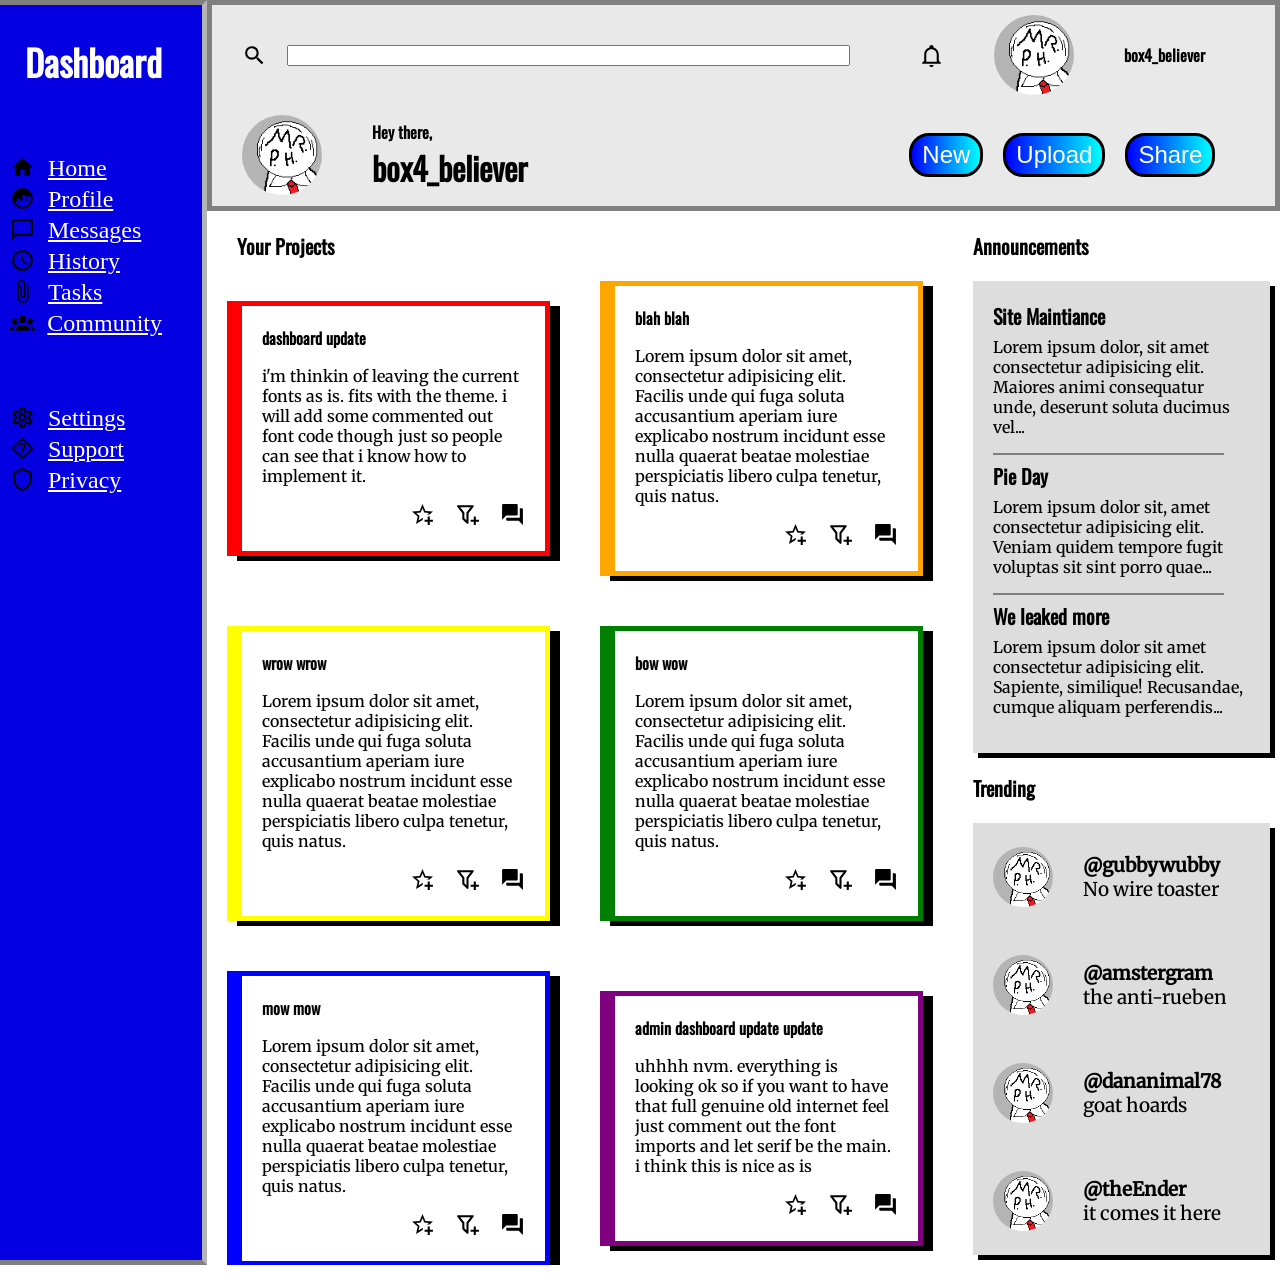
<file: index.html>
<!DOCTYPE html>
<html lang="en">
<head>
    <meta charset="UTF-8">
    <meta name="viewport" content="width=device-width, initial-scale=1.0">
    <link rel="stylesheet" href="style.css">
    <title>Macrosoft Solutions</title>
</head>
<body>

    <div class="mainContainer">

        
        <div class="dashboard">
                <div>
                        <h2>Dashboard</h2>
                </div>

                <div>
                        <div class="dashboardLink"><a href=""><img class="dashboardIcon" src="images/home.svg" alt=""></a><a href=""> Home </a></div>

                        <div class="dashboardLink" ><a href=""><img class="dashboardIcon" src="images/face-man-profile.svg" alt=""></a><a href=""> Profile </a></div>

                        <div class="dashboardLink" ><a href=""><img class="dashboardIcon" src="images/message-outline.svg" alt=""></a><a href=""> Messages </a></div>

                        <div class="dashboardLink" ><a href=""><img class="dashboardIcon" src="images/clock-outline.svg" alt=""></a><a href=""> History </a></div>
                        
                        <div class="dashboardLink" ><a href=""><img class="dashboardIcon" src="images/paperclip.svg" alt=""></a><a href=""> Tasks </a></div>

                        <div class="dashboardLink" ><a href=""><img class="dashboardIcon" src="images/account-group.svg" alt=""></a><a href=""> Community </a></div>
                </div>
                <div>
                        <div class="dashboardLink" ><a href=""><img class="dashboardIcon" src="images/cog-outline.svg" alt=""></a><a href=""> Settings</a></div>

                        <div class="dashboardLink" ><a href=""><img class="dashboardIcon" src="images/help-rhombus-outline.svg" alt=""></a><a href=""> Support</a></div>

                        <div class="dashboardLink" ><a href=""><img class="dashboardIcon" src="images/shield-outline.svg" alt=""></a><a href=""> Privacy </a></div>
                </div>
        </div>

        <div class="topNav">

            <div class="search">
                <input type="image" class="dashboardIcon" src="images/magnify.svg">
                <input type="text" name="" id="search">
            </div>
                    
            <div class="minibar">
                <input type="image" class="dashboardIcon" src="images/bell-outline.svg">
                <img class="accountIcon" src="images/placeholder.jpg">
                <h4> box4_believer </h4>
            </div>

            <div class="sideIcon">
                <img src="images/placeholder.jpg" alt="" class="accountIcon">
                <div class="sideIconGreet">
                    <h6>Hey there,</h6>
                    <h4> box4_believer </h4>
                </div>
            </div>
                    
            <div class="sideButtons">
                <button type="button">New</button>
                <button type="button">Upload</button>
                <button type="button">Share</button>
            </div>

        </div>

        <div class="projectMain"> 

            <h4> Your Projects </h4>
            
            <div class="projectInner">
                <div class="projectInnerBox" id="cardOne">
                    <h4>dashboard update</h4>
                    <p>i'm thinkin of leaving the current fonts as is. fits with the theme. i will add some commented out font code though just so people can see that i know how to implement it.</p>
                    <div class="projectIcon">
                        <a href=""><img src="images/star-plus-outline.svg" alt="" class="dashboardIcon"></a>
                        <a href=""><img src="images/filter-plus-outline.svg" alt="" class="dashboardIcon"></a>
                        <a href=""><img src="images/forum.svg" alt="" class="dashboardIcon"></a>
                    </div>
                </div>
                <div class="projectInnerBox" id="cardTwo">
                    <h4>blah blah</h4>
                    <p>Lorem ipsum dolor sit amet, consectetur adipisicing elit. Facilis unde qui fuga soluta accusantium aperiam iure explicabo nostrum incidunt esse nulla quaerat beatae molestiae perspiciatis libero culpa tenetur, quis natus.</p>
                    <div class="projectIcon">
                        <a href=""><img src="images/star-plus-outline.svg" alt="" class="dashboardIcon"></a>
                        <a href=""><img src="images/filter-plus-outline.svg" alt="" class="dashboardIcon"></a>
                        <a href=""><img src="images/forum.svg" alt="" class="dashboardIcon"></a>
                    </div>
                </div>
                <div class="projectInnerBox" id="cardThree">
                    <h4>wrow wrow</h4>
                    <p>Lorem ipsum dolor sit amet, consectetur adipisicing elit. Facilis unde qui fuga soluta accusantium aperiam iure explicabo nostrum incidunt esse nulla quaerat beatae molestiae perspiciatis libero culpa tenetur, quis natus.</p>
                    <div class="projectIcon">
                        <a href=""><img src="images/star-plus-outline.svg" alt="" class="dashboardIcon"></a>
                        <a href=""><img src="images/filter-plus-outline.svg" alt="" class="dashboardIcon"></a>
                        <a href=""><img src="images/forum.svg" alt="" class="dashboardIcon"></a>
                    </div>
                </div>
                <div class="projectInnerBox" id="cardFour">
                    <h4>bow wow</h4>
                    <p>Lorem ipsum dolor sit amet, consectetur adipisicing elit. Facilis unde qui fuga soluta accusantium aperiam iure explicabo nostrum incidunt esse nulla quaerat beatae molestiae perspiciatis libero culpa tenetur, quis natus.</p>
                    <div class="projectIcon">
                        <a href=""><img src="images/star-plus-outline.svg" alt="" class="dashboardIcon"></a>
                        <a href=""><img src="images/filter-plus-outline.svg" alt="" class="dashboardIcon"></a>
                        <a href=""><img src="images/forum.svg" alt="" class="dashboardIcon"></a>
                    </div>
                </div>
                <div class="projectInnerBox" id="cardFive">
                    <h4>mow mow</h4>
                    <p>Lorem ipsum dolor sit amet, consectetur adipisicing elit. Facilis unde qui fuga soluta accusantium aperiam iure explicabo nostrum incidunt esse nulla quaerat beatae molestiae perspiciatis libero culpa tenetur, quis natus.</p>
                    <div class="projectIcon">
                        <a href=""><img src="images/star-plus-outline.svg" alt="" class="dashboardIcon"></a>
                        <a href=""><img src="images/filter-plus-outline.svg" alt="" class="dashboardIcon"></a>
                        <a href=""><img src="images/forum.svg" alt="" class="dashboardIcon"></a>
                    </div>
                </div>
                <div class="projectInnerBox" id="cardSix">
                    <h4>admin dashboard update update</h4>

                    <p>uhhhh nvm. everything is looking ok so if you want to have that full genuine old internet feel just comment out the font imports and let serif be the main. i think this is nice as is</p>
                    <div class="projectIcon">
                        <a href=""><img src="images/star-plus-outline.svg" alt="" class="dashboardIcon"></a>
                        <a href=""><img src="images/filter-plus-outline.svg" alt="" class="dashboardIcon"></a>
                        <a href=""><img src="images/forum.svg" alt="" class="dashboardIcon"></a>
                    </div>
                </div>
            </div>

        </div>


        <div class="annoMain"> 
            <h4> Announcements </h4>

            <div class="annoBox">
                
                    <div>
                        <h6>Site Maintiance</h6>
                        <p>Lorem ipsum dolor, sit amet consectetur adipisicing elit. Maiores animi consequatur unde, deserunt soluta ducimus vel...</p>
                    </div>
                    <div class="line"></div>
                    <div>
                        <h6>Pie Day</h6>
                        <p>Lorem ipsum dolor sit, amet consectetur adipisicing elit. Veniam quidem tempore fugit voluptas sit sint porro quae...</p>  
                    </div>
                    <div class="line"></div>
                    <div>
                        <h6>We leaked more</h6>
                        <p>Lorem ipsum dolor sit amet consectetur adipisicing elit. Sapiente, similique! Recusandae, cumque aliquam perferendis...</p>
                    </div>
                    
                
            </div>
        </div>


        <div class="trendMain"> 
             <h4> Trending </h4>

            <div class="trendBox">
                <img src="images/placeholder.jpg" alt="" class="trendIcon">
                <div class="trendBoxUser">
                    <p class="user">@gubbywubby</p>
                    <p> No wire toaster</p>
                </div>
            </div>
            <div class="trendBox">
                <img src="images/placeholder.jpg" alt="" class="trendIcon">
                <div class="trendBoxUser">
                    <p class="user">@amstergram</p>
                    <p> the anti-rueben</p>
                </div>
            </div>
            <div class="trendBox">
                <img src="images/placeholder.jpg" alt="" class="trendIcon">
                <div class="trendBoxUser">
                    <p class="user">@dananimal78</p>
                    <p> goat hoards</p>
                </div>
            </div>
            <div class="trendBox">
                <img src="images/placeholder.jpg" alt="" class="trendIcon">
                <div class="trendBoxUser">
                    <p class="user">@theEnder</p>
                    <p> it comes it here</p>
                </div>
            </div>
            
            </div>
        </div>



    </div>

    
    
</body>
</html>
</file>
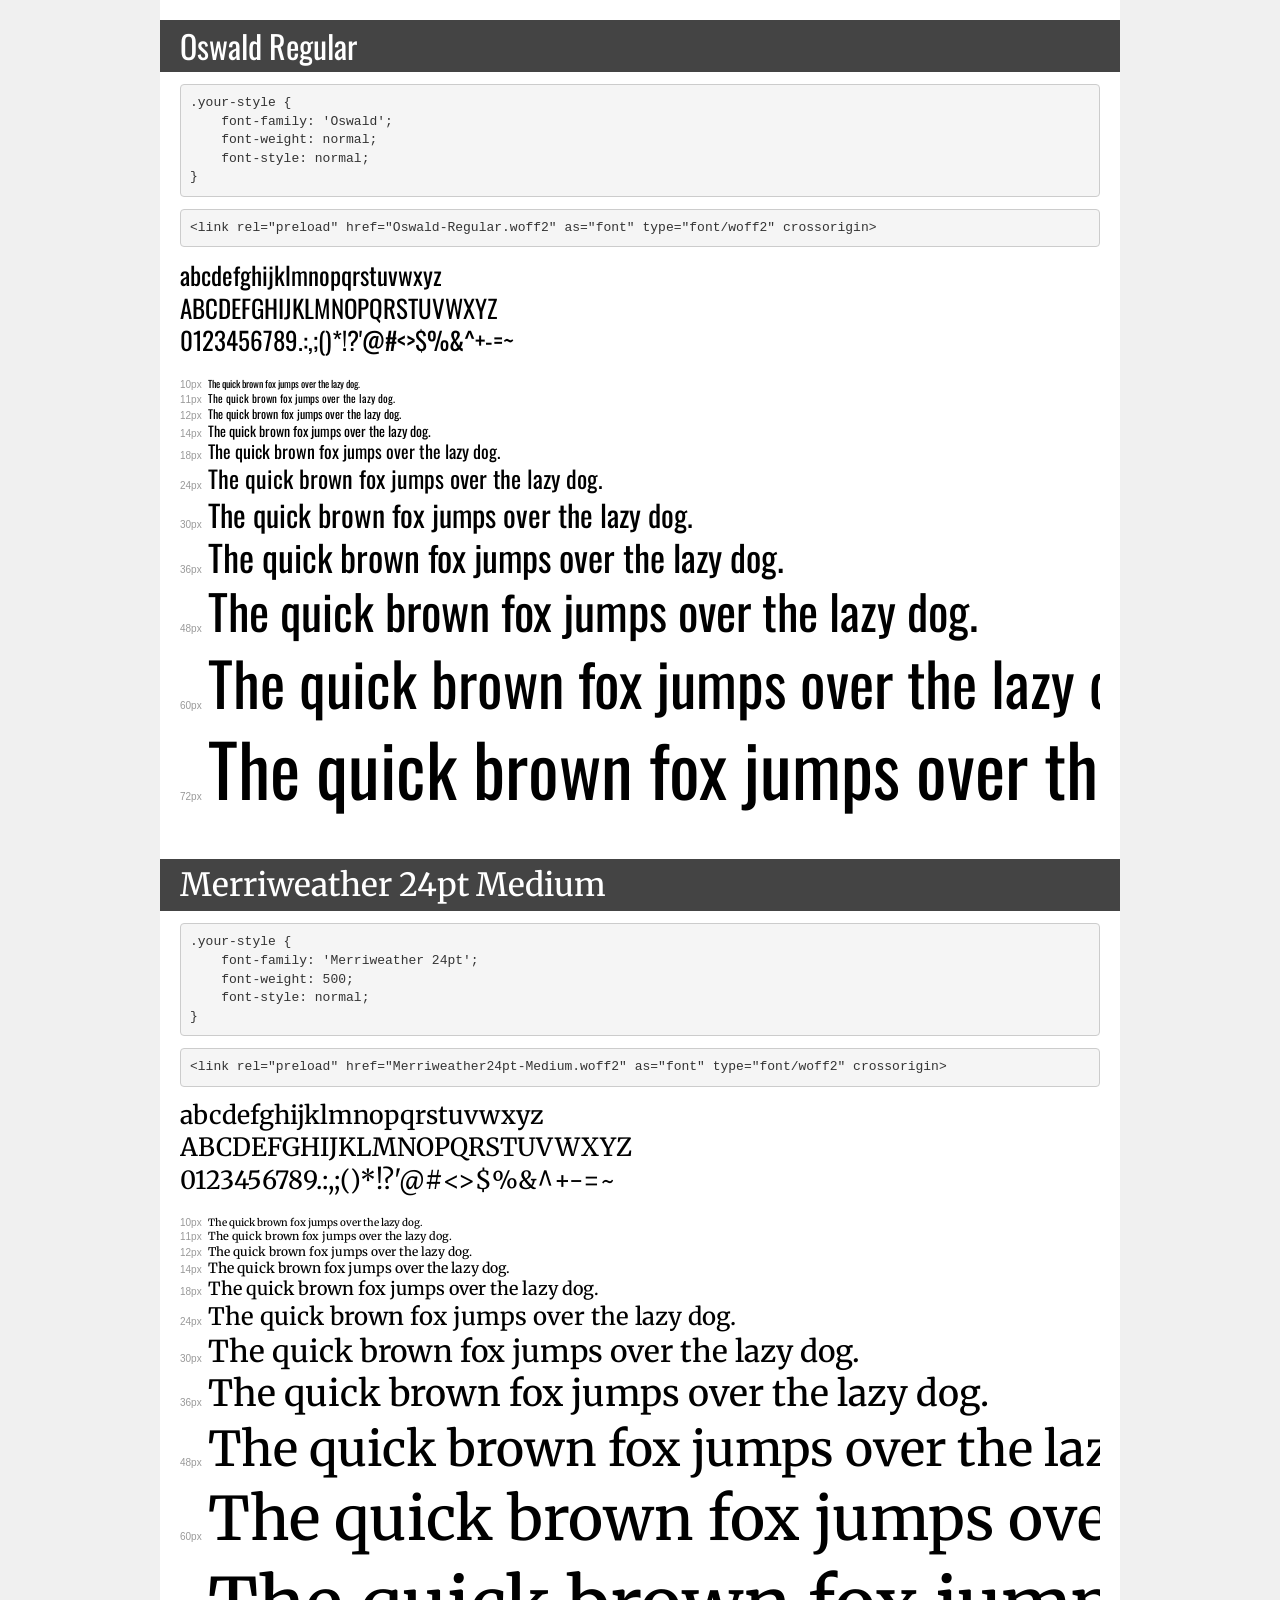
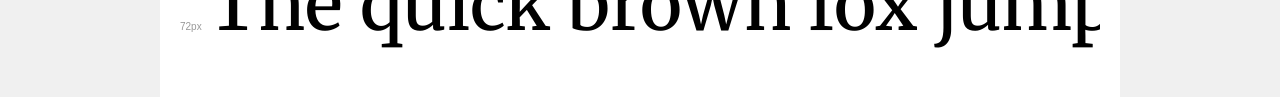
<file: fonts/demo.html>
<!DOCTYPE html>
<html lang="en">
<head>
    <meta charset="utf-8">
    <meta http-equiv="X-UA-Compatible" content="IE=edge">
    <meta name="viewport" content="width=device-width, initial-scale=1">
    <meta name="robots" content="noindex, noarchive">
    <meta name="format-detection" content="telephone=no">
    <title>Transfonter demo</title>
    <link href="stylesheet.css" rel="stylesheet">
    <style>
        /*
        http://meyerweb.com/eric/tools/css/reset/
        v2.0 | 20110126
        License: none (public domain)
        */
        html, body, div, span, applet, object, iframe,
        h1, h2, h3, h4, h5, h6, p, blockquote, pre,
        a, abbr, acronym, address, big, cite, code,
        del, dfn, em, img, ins, kbd, q, s, samp,
        small, strike, strong, sub, sup, tt, var,
        b, u, i, center,
        dl, dt, dd, ol, ul, li,
        fieldset, form, label, legend,
        table, caption, tbody, tfoot, thead, tr, th, td,
        article, aside, canvas, details, embed,
        figure, figcaption, footer, header, hgroup,
        menu, nav, output, ruby, section, summary,
        time, mark, audio, video {
            margin: 0;
            padding: 0;
            border: 0;
            font-size: 100%;
            font: inherit;
            vertical-align: baseline;
        }
        /* HTML5 display-role reset for older browsers */
        article, aside, details, figcaption, figure,
        footer, header, hgroup, menu, nav, section {
            display: block;
        }
        body {
            line-height: 1;
        }
        ol, ul {
            list-style: none;
        }
        blockquote, q {
            quotes: none;
        }
        blockquote:before, blockquote:after,
        q:before, q:after {
            content: '';
            content: none;
        }
        table {
            border-collapse: collapse;
            border-spacing: 0;
        }
        /* demo styles */
        body {
            background: #f0f0f0;
            color: #000;
        }
        .page {
            background: #fff;
            width: 920px;
            margin: 0 auto;
            padding: 20px 20px 0 20px;
            overflow: hidden;
        }
        .font-container {
            overflow-x: auto;
            overflow-y: hidden;
            margin-bottom: 40px;
            line-height: 1.3;
            white-space: nowrap;
            padding-bottom: 5px;
        }
        h1 {
            position: relative;
            background: #444;
            font-size: 32px;
            color: #fff;
            padding: 10px 20px;
            margin: 0 -20px 12px -20px;
        }
        .letters {
            font-size: 25px;
            margin-bottom: 20px;
        }
        .s10:before {
            content: '10px';
        }
        .s11:before {
            content: '11px';
        }
        .s12:before {
            content: '12px';
        }
        .s14:before {
            content: '14px';
        }
        .s18:before {
            content: '18px';
        }
        .s24:before {
            content: '24px';
        }
        .s30:before {
            content: '30px';
        }
        .s36:before {
            content: '36px';
        }
        .s48:before {
            content: '48px';
        }
        .s60:before {
            content: '60px';
        }
        .s72:before {
            content: '72px';
        }
        .s10:before, .s11:before, .s12:before, .s14:before,
        .s18:before, .s24:before, .s30:before, .s36:before,
        .s48:before, .s60:before, .s72:before {
            font-family: Arial, sans-serif;
            font-size: 10px;
            font-weight: normal;
            font-style: normal;
            color: #999;
            padding-right: 6px;
        }
        pre {
            display: block;
            padding: 9px;
            margin: 0 0 12px;
            font-family: Monaco, Menlo, Consolas, "Courier New", monospace;
            font-size: 13px;
            line-height: 1.428571429;
            color: #333;
            font-weight: normal;
            font-style: normal;
            background-color: #f5f5f5;
            border: 1px solid #ccc;
            overflow-x: auto;
            border-radius: 4px;
        }
        /* responsive */
        @media (max-width: 959px) {
            .page {
                width: auto;
                margin: 0;
            }
        }
    </style>
</head>
<body>
<div class="page">
    <div class="demo">
        <h1 style="font-family: 'Oswald'; font-weight: normal; font-style: normal;">Oswald Regular</h1>
        <pre title="Usage">.your-style {
    font-family: 'Oswald';
    font-weight: normal;
    font-style: normal;
}</pre>
        <pre title="Preload (optional)">
&lt;link rel=&quot;preload&quot; href=&quot;Oswald-Regular.woff2&quot; as=&quot;font&quot; type=&quot;font/woff2&quot; crossorigin&gt;</pre>
        <div class="font-container" style="font-family: 'Oswald'; font-weight: normal; font-style: normal;">
            <p class="letters">
                abcdefghijklmnopqrstuvwxyz<br>
ABCDEFGHIJKLMNOPQRSTUVWXYZ<br>
                0123456789.:,;()*!?'@#&lt;&gt;$%&^+-=~
            </p>
            <p class="s10" style="font-size: 10px;">The quick brown fox jumps over the lazy dog.</p>
            <p class="s11" style="font-size: 11px;">The quick brown fox jumps over the lazy dog.</p>
            <p class="s12" style="font-size: 12px;">The quick brown fox jumps over the lazy dog.</p>
            <p class="s14" style="font-size: 14px;">The quick brown fox jumps over the lazy dog.</p>
            <p class="s18" style="font-size: 18px;">The quick brown fox jumps over the lazy dog.</p>
            <p class="s24" style="font-size: 24px;">The quick brown fox jumps over the lazy dog.</p>
            <p class="s30" style="font-size: 30px;">The quick brown fox jumps over the lazy dog.</p>
            <p class="s36" style="font-size: 36px;">The quick brown fox jumps over the lazy dog.</p>
            <p class="s48" style="font-size: 48px;">The quick brown fox jumps over the lazy dog.</p>
            <p class="s60" style="font-size: 60px;">The quick brown fox jumps over the lazy dog.</p>
            <p class="s72" style="font-size: 72px;">The quick brown fox jumps over the lazy dog.</p>
        </div>
    </div>

    <div class="demo">
        <h1 style="font-family: 'Merriweather 24pt'; font-weight: 500; font-style: normal;">Merriweather 24pt Medium</h1>
        <pre title="Usage">.your-style {
    font-family: 'Merriweather 24pt';
    font-weight: 500;
    font-style: normal;
}</pre>
        <pre title="Preload (optional)">
&lt;link rel=&quot;preload&quot; href=&quot;Merriweather24pt-Medium.woff2&quot; as=&quot;font&quot; type=&quot;font/woff2&quot; crossorigin&gt;</pre>
        <div class="font-container" style="font-family: 'Merriweather 24pt'; font-weight: 500; font-style: normal;">
            <p class="letters">
                abcdefghijklmnopqrstuvwxyz<br>
ABCDEFGHIJKLMNOPQRSTUVWXYZ<br>
                0123456789.:,;()*!?'@#&lt;&gt;$%&^+-=~
            </p>
            <p class="s10" style="font-size: 10px;">The quick brown fox jumps over the lazy dog.</p>
            <p class="s11" style="font-size: 11px;">The quick brown fox jumps over the lazy dog.</p>
            <p class="s12" style="font-size: 12px;">The quick brown fox jumps over the lazy dog.</p>
            <p class="s14" style="font-size: 14px;">The quick brown fox jumps over the lazy dog.</p>
            <p class="s18" style="font-size: 18px;">The quick brown fox jumps over the lazy dog.</p>
            <p class="s24" style="font-size: 24px;">The quick brown fox jumps over the lazy dog.</p>
            <p class="s30" style="font-size: 30px;">The quick brown fox jumps over the lazy dog.</p>
            <p class="s36" style="font-size: 36px;">The quick brown fox jumps over the lazy dog.</p>
            <p class="s48" style="font-size: 48px;">The quick brown fox jumps over the lazy dog.</p>
            <p class="s60" style="font-size: 60px;">The quick brown fox jumps over the lazy dog.</p>
            <p class="s72" style="font-size: 72px;">The quick brown fox jumps over the lazy dog.</p>
        </div>
    </div>

</div>
</body>
</html>
</file>
<file: style.css>
/* haiiiiiii :3 */


@font-face {
    font-family: 'Oswald';
    src: url('fonts/Oswald-Regular.woff2') format('woff2'),
        url('fonts/Oswald-Regular.woff') format('woff');
    font-weight: normal;
    font-style: normal;
    font-display: swap;
}

@font-face {
    font-family: 'Merriweather';
    src: url('fonts/Merriweather24pt-Medium.woff2') format('woff2'),
        url('fonts/Merriweather24pt-Medium.woff') format('woff');
    font-weight: 500;
    font-style: normal;
    font-display: swap;
}

/* comment out the fonts for a classic macrosoft look! */

body{
    margin: 0;
    padding: 0;
    overflow-x: hidden;
}

h4, h6, div.trendBoxUser > p{
    margin: 0;
}

/* just a simple body reset & fix spacing */

p{
    font-family: 'Merriweather', serif;
}

h1, h2, h3, h4, h5, h6 {
    font-family: 'Oswald', serif;
}

/* simple font thingy */

.mainContainer{
    display: grid;
    grid-template-columns: 1fr 3fr 2fr 2fr;
    grid-template-rows: 0.1fr 0.30fr 0.70fr 0.80fr;
}

/* main page layot via mainContainer */

.dashboard{
    grid-area: 1 / 1 / 5 / 2;

    display: grid;
    grid-template-rows: 150px 250px 100px;
    
    
    background-color: rgb(4, 0, 226);
    min-height: 110vh;
    border-right: rgb(180, 180, 180) 5px inset;
    border-top: grey 5px outset;
    border-bottom: grey 5px inset;
    color: white;
}

.dashboard>*{
    margin: 0px 40px 10px 10px;
    font-size: 1.5rem;
}

div.dashboard>div>h2{
    padding-left: 15px;
}

.dashboardIcon{
    height: 25px;
    
}

.dashboardLink {
    display: grid;
    grid-template-columns: 1fr 3fr;
    
}

.dashboardLink > a {
    color: white;
}

/* 
I'm happy with the dashboard stuff so thats all good.
*/

.topNav{
    background-color: rgb(233, 233, 233);
    grid-area: 1 / 2 / 3 / 5;
    border: gray solid 5px;

    display: grid;
    grid-template-columns: repeat(auto-fit, minmax(150px, 1fr));
    
    justify-content: center;
    overflow: hidden;
}

.search{
    grid-area: 1 / 1 / 2 / 4;
    display: grid;
    grid-template-columns: 0fr 1fr;
    align-items: center;
    padding-left: 30px;
    gap: 20px;
}

/* could just edit the css for the searchbar itself // 2/16: eh */

.minibar{
    grid-area: 1 / 4 / 2 / 6;
    display: grid;
    grid-template-columns: repeat(3, 0fr);
    align-items: center;
    justify-content: center;
    gap: 50px;
}

.accountIcon{
    height: 80px;
    width: 80px;
    border-radius: 50%;
}

.sideIcon{
    grid-area: 2 / 1 / 3 / 4;
    display: grid;
    grid-template-columns: repeat(2, 0fr);
    align-items: center;
    justify-content: start;
    padding-left: 30px;
    gap: 50px;
}

.sideIconGreet{
    display: grid;
    align-items: center;
    justify-content: center;
    margin: 0;
    padding: 0;
}

.sideIconGreet>h4{
    font-size: 2rem;
    grid-row: 2;
}

.sideIconGreet>h6{
    font-size: 1rem;
}

.sideButtons{
    grid-area: 2 / 4 / 3 / 6;
    display: grid;
    grid-template-columns: repeat(3, 0fr);
    align-items: center;
    justify-content: center;
    gap: 20px;
}

.sideButtons > button {
    background-image: linear-gradient(to right, blue, cyan);
    color: white;
    font-size: 1.5rem;
    border: 3px solid black;
    border-radius: 20px;
    padding: 5px 10px;
    
}

/*  all is fixed */

.projectMain{
    background-color: rgb(255, 255, 255);
    grid-area: 3 / 2 / 5 / 4;
    overflow: auto;
    margin-right: 30px;
}

div.projectMain > h4 , div.annoMain > h4, div.trendMain > h4{
    margin-left: 30px;
    
    font-size: 20px;
}
   
.projectInner{
    display: grid;
    grid-template-columns: 1fr 1fr;
    align-items: center;
    justify-content: center;
    gap: 10px;
    
}

.projectInnerBox {
    background-color: rgb(255, 255, 255);
    
    grid-area: 7fr;
    margin: 20px;
    padding: 20px;
    font-size: 1rem;
    
    border: solid 5px;
    border-left: solid 15px;

    box-shadow: 10px 5px black;
    
}

.projectIcon {
    display: flex;
    justify-content: end;
    gap: 20px;
}

#cardOne{
    border-color: red;
}

#cardTwo{
    border-color: orange;
}

#cardThree{
    border-color: yellow;
}

#cardFour{
    border-color: green;
}

#cardFive{
    border-color: blue;
}

#cardSix{
    border-color: purple;
}

/*  */


.annoMain {
    grid-area: 3 / 4 / 4 / 5;

    display: grid;
    grid-template-rows: 0fr 0.5fr;

    margin-right: 10px;
    margin-bottom: 10px;
}

div.annoMain > h4 , div.trendMain > h4{
    margin-left: 0px;
    margin-bottom: 20px;
}

.annoBox{
    background-color: rgb(221, 221, 221);
    display: grid;
    grid-template-rows: repeat(3, 0.0fr);
    align-items: center;
    justify-content: center;
    padding: 20px 20px;

    text-align: left;
    box-shadow: 5px 5px black;
}

div.annoBox > div > h6 {
    font-size: 20px;
    margin-bottom: -10px;
}

.line{
    height: 1px;
    width: 90%;
    border-top: 2px solid grey;
    margin-bottom: 5px;
}

/*  */

.trendMain {
    grid-area: 4 / 4 / 5 / 5;
    display: grid;
    grid-template-rows: 0fr 0fr;

    margin-right: 10px;
    margin-bottom: 0px;
    padding-bottom: 10px;
    margin-top: 10px;
    
}

.trendBox {
    background-color: rgb(221, 221, 221);
    display: grid;
    grid-template-rows: repeat(4, 0.0fr);
    grid-template-columns: 0fr 0fr;
    align-items: center;
    justify-content: start;
    padding: 20px 20px;
    column-gap: 20px;
    text-align: left;
    box-shadow: 5px 5px black;
    
}

.trendIcon{
    height: 60px;
    border-radius: 50%;
}

.trendBoxUser{
    width: 150px;
    margin: 10px 10px;
    display: grid;
    
    font-size: 1.2rem;
}

.user{
    font-weight: bold;
}

/*  */

.projectMain, .annoMain{
    margin-top: 20px;
}

/* just extra margin stuff */
</file>
<file: fonts/stylesheet.css>
@font-face {
    font-family: 'Oswald';
    src: url('Oswald-Regular.woff2') format('woff2'),
        url('Oswald-Regular.woff') format('woff');
    font-weight: normal;
    font-style: normal;
    font-display: swap;
}

@font-face {
    font-family: 'Merriweather 24pt';
    src: url('Merriweather24pt-Medium.woff2') format('woff2'),
        url('Merriweather24pt-Medium.woff') format('woff');
    font-weight: 500;
    font-style: normal;
    font-display: swap;
}
</file>
